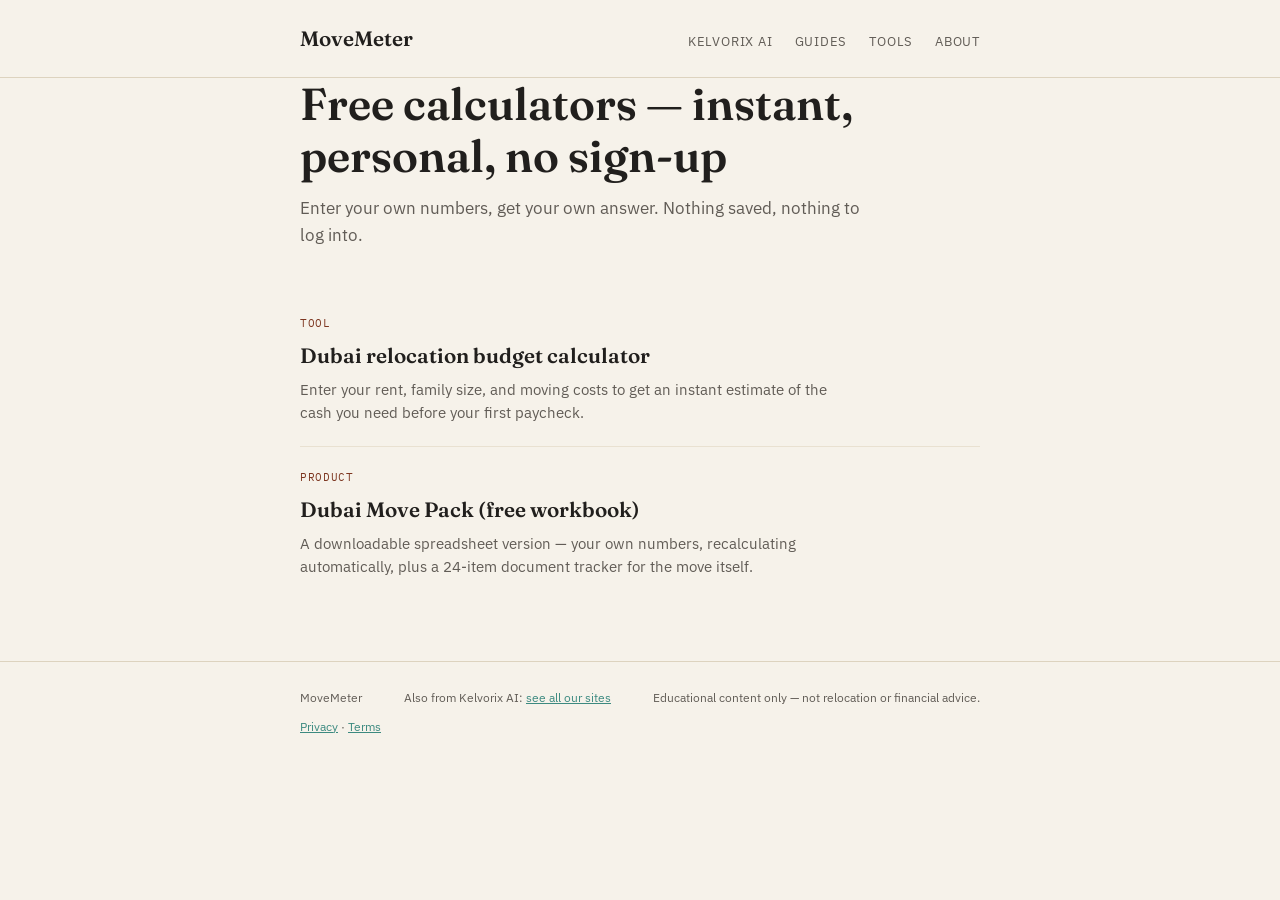
<file: tools/index.html>
<!doctype html>
<html lang="en">
<head>
<script async src="https://pagead2.googlesyndication.com/pagead/js/adsbygoogle.js?client=ca-pub-6051499531677717" crossorigin="anonymous"></script>
<meta charset="utf-8">
<meta name="viewport" content="width=device-width, initial-scale=1">
<title>Free Dubai Relocation Calculators & Tools | MoveMeter</title>
<meta name="description" content="Free calculators for Dubai relocation costs — full moving budget, instant, personal, no sign-up.">
<link rel="canonical" href="https://kelvorixai.github.io/movemeter/tools/">
<link rel="preconnect" href="https://fonts.googleapis.com">
<link rel="preconnect" href="https://fonts.gstatic.com" crossorigin>
<link href="https://fonts.googleapis.com/css2?family=Fraunces:opsz,wght@9..144,500;9..144,600&family=IBM+Plex+Sans:wght@400;500;600&family=IBM+Plex+Mono:wght@400;500&display=swap" rel="stylesheet">
<link rel="stylesheet" href="../style.css">
</head>
<body>

<header class="site">
  <div class="wrap">
    <a class="brand" href="../index.html">MoveMeter</a>
    <nav class="site">
      <a href="https://kelvorixai.github.io/">Kelvorix AI</a>
      <a href="../index.html">Guides</a>
      <a href="index.html">Tools</a>
      <a href="../about.html">About</a>
    </nav>
  </div>
</header>

<main class="wrap">
  <div class="hero">
    <h1>Free calculators — instant, personal, no sign-up</h1>
    <p>Enter your own numbers, get your own answer. Nothing saved, nothing to log into.</p>
  </div>

  <div class="post-list">
    <div class="post-card">
      <span class="tag">Tool</span>
      <a class="title" href="relocation-budget-calculator.html">Dubai relocation budget calculator</a>
      <p>Enter your rent, family size, and moving costs to get an instant estimate of the cash you need before your first paycheck.</p>
    </div>
    <div class="post-card">
      <span class="tag">Product</span>
      <a class="title" href="dubai-move-pack.html">Dubai Move Pack (free workbook)</a>
      <p>A downloadable spreadsheet version — your own numbers, recalculating automatically, plus a 24-item document tracker for the move itself.</p>
    </div>
  </div>
</main>

<footer class="site">
  <div class="wrap">
    <span>MoveMeter</span>
    <span>Also from Kelvorix AI: <a href="https://kelvorixai.github.io/">see all our sites</a></span>
    <span>Educational content only — not relocation or financial advice.</span>
    <span><a href="../privacy.html">Privacy</a> · <a href="../terms.html">Terms</a></span>
  </div>
</footer>

</body>
</html>
</file>
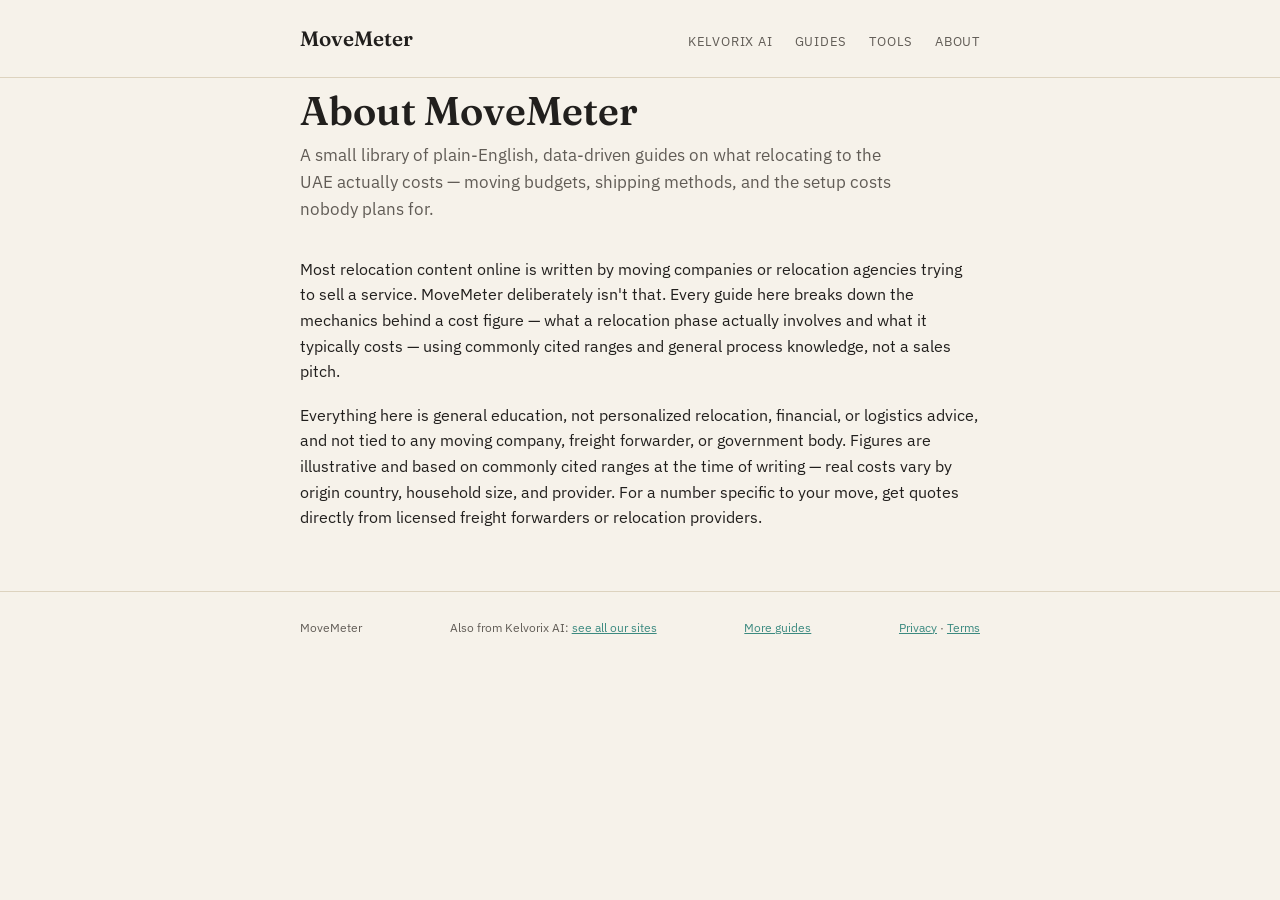
<file: about.html>
<!doctype html>
<html lang="en">
<head>
<script async src="https://pagead2.googlesyndication.com/pagead/js/adsbygoogle.js?client=ca-pub-6051499531677717" crossorigin="anonymous"></script>
<meta charset="utf-8">
<meta name="viewport" content="width=device-width, initial-scale=1">
<title>About | MoveMeter</title>
<meta name="description" content="What MoveMeter is and isn't — plain-English, data-driven breakdowns of what relocating to the UAE actually costs. No booking service, no affiliation.">
<link rel="canonical" href="https://kelvorixai.github.io/movemeter/about.html">
<link rel="preconnect" href="https://fonts.googleapis.com">
<link rel="preconnect" href="https://fonts.gstatic.com" crossorigin>
<link href="https://fonts.googleapis.com/css2?family=Fraunces:opsz,wght@9..144,500;9..144,600&family=IBM+Plex+Sans:wght@400;500;600&family=IBM+Plex+Mono:wght@400;500&display=swap" rel="stylesheet">
<link rel="stylesheet" href="style.css">
</head>
<body>

<header class="site">
  <div class="wrap">
    <a class="brand" href="index.html">MoveMeter</a>
    <nav class="site">
      <a href="https://kelvorixai.github.io/">Kelvorix AI</a>
      <a href="index.html">Guides</a>
      <a href="tools/index.html">Tools</a>
      <a href="about.html">About</a>
    </nav>
  </div>
</header>

<main class="wrap">
  <article class="post">
    <header class="meta">
      <h1>About MoveMeter</h1>
      <p class="dek">A small library of plain-English, data-driven guides on what relocating to the UAE actually costs — moving budgets, shipping methods, and the setup costs nobody plans for.</p>
    </header>
    <div class="content">
      <p>Most relocation content online is written by moving companies or relocation agencies trying to sell a service. MoveMeter deliberately isn't that. Every guide here breaks down the mechanics behind a cost figure — what a relocation phase actually involves and what it typically costs — using commonly cited ranges and general process knowledge, not a sales pitch.</p>
      <p>Everything here is general education, not personalized relocation, financial, or logistics advice, and not tied to any moving company, freight forwarder, or government body. Figures are illustrative and based on commonly cited ranges at the time of writing — real costs vary by origin country, household size, and provider. For a number specific to your move, get quotes directly from licensed freight forwarders or relocation providers.</p>
    </div>
  </article>
</main>

<footer class="site">
  <div class="wrap">
    <span>MoveMeter</span>
    <span>Also from Kelvorix AI: <a href="https://kelvorixai.github.io/">see all our sites</a></span>
    <span><a href="index.html">More guides</a></span>
    <span><a href="privacy.html">Privacy</a> · <a href="terms.html">Terms</a></span>
  </div>
</footer>

</body>
</html>
</file>
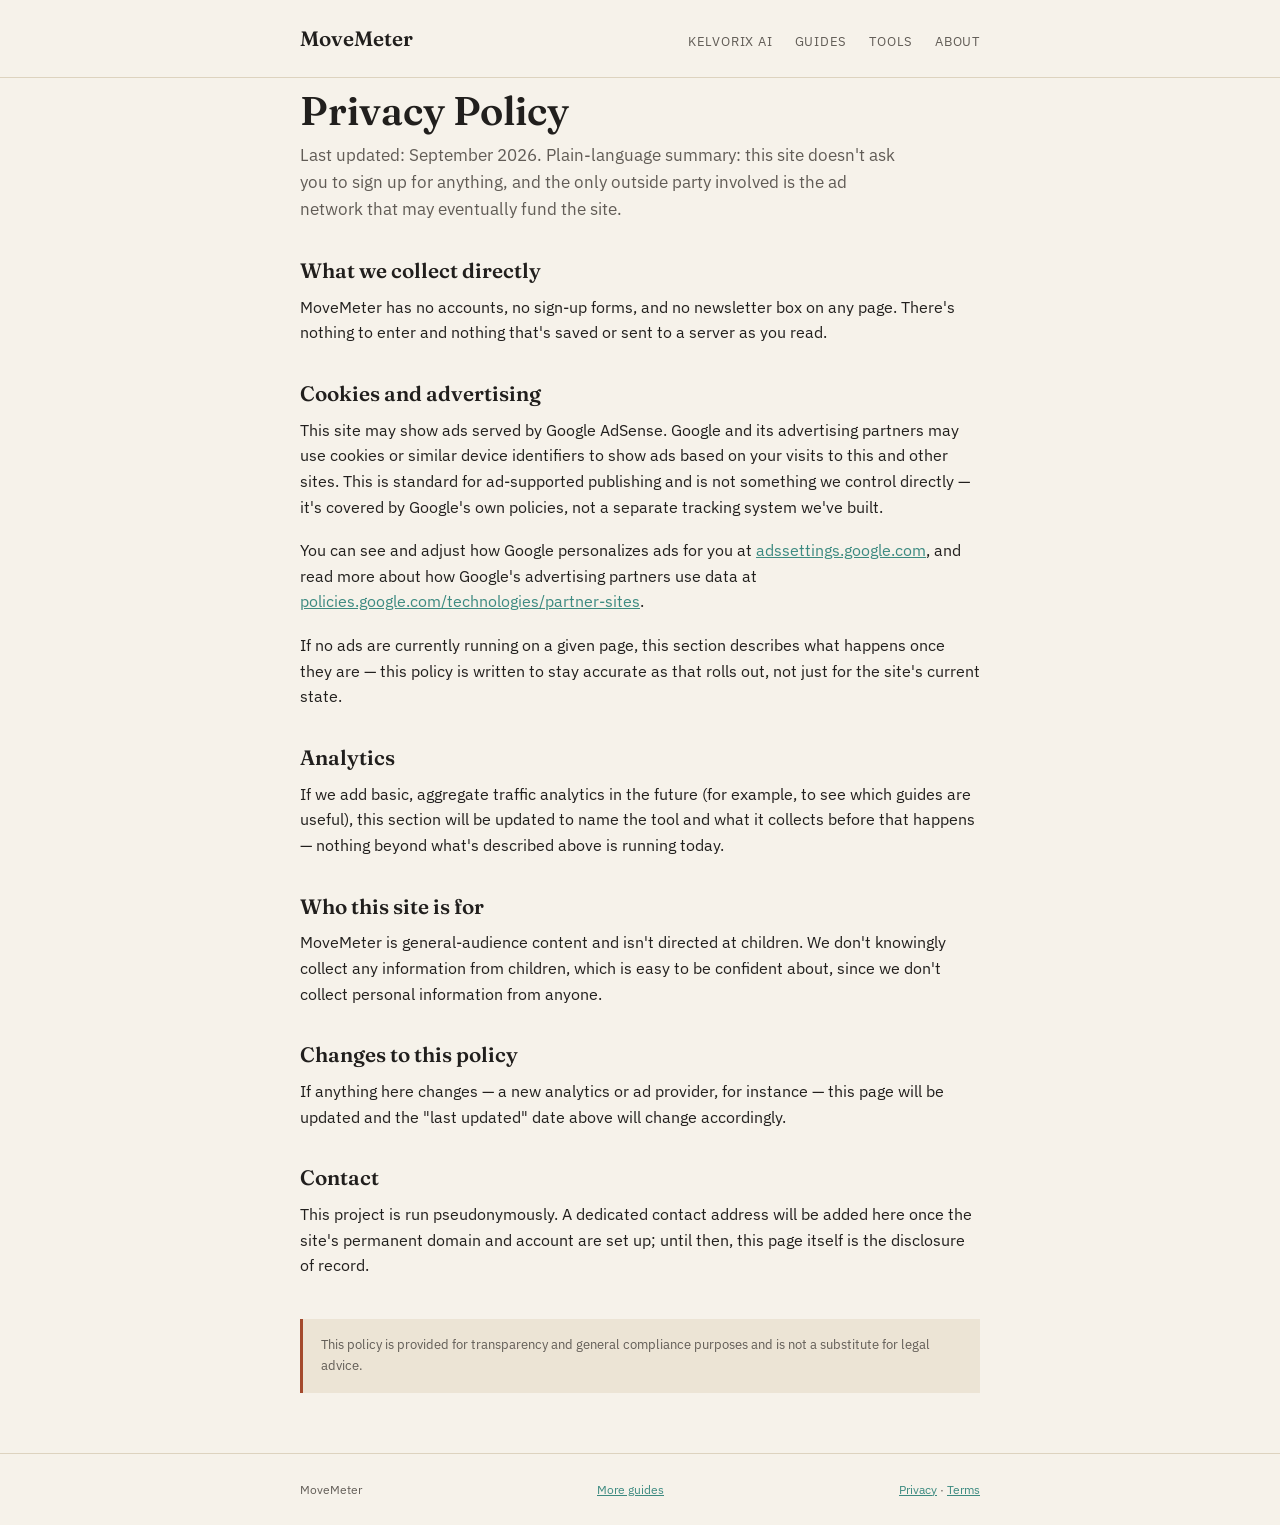
<file: privacy.html>
<!doctype html>
<html lang="en">
<head>
<script async src="https://pagead2.googlesyndication.com/pagead/js/adsbygoogle.js?client=ca-pub-6051499531677717" crossorigin="anonymous"></script>
<meta charset="utf-8">
<meta name="viewport" content="width=device-width, initial-scale=1">
<title>Privacy Policy | MoveMeter</title>
<meta name="description" content="What MoveMeter does and doesn't do with your data — no accounts, no sign-ups. How third-party ads use cookies, and how to opt out.">
<link rel="canonical" href="https://kelvorixai.github.io/movemeter/privacy.html">
<link rel="preconnect" href="https://fonts.googleapis.com">
<link rel="preconnect" href="https://fonts.gstatic.com" crossorigin>
<link href="https://fonts.googleapis.com/css2?family=Fraunces:opsz,wght@9..144,500;9..144,600&family=IBM+Plex+Sans:wght@400;500;600&family=IBM+Plex+Mono:wght@400;500&display=swap" rel="stylesheet">
<link rel="stylesheet" href="style.css">
</head>
<body>

<header class="site">
  <div class="wrap">
    <a class="brand" href="index.html">MoveMeter</a>
    <nav class="site">
      <a href="https://kelvorixai.github.io/">Kelvorix AI</a>
      <a href="index.html">Guides</a>
      <a href="tools/index.html">Tools</a>
      <a href="about.html">About</a>
    </nav>
  </div>
</header>

<main class="wrap">
  <article class="post">
    <header class="meta">
      <h1>Privacy Policy</h1>
      <p class="dek">Last updated: September 2026. Plain-language summary: this site doesn't ask you to sign up for anything, and the only outside party involved is the ad network that may eventually fund the site.</p>
    </header>
    <div class="content">
      <h2>What we collect directly</h2>
      <p>MoveMeter has no accounts, no sign-up forms, and no newsletter box on any page. There's nothing to enter and nothing that's saved or sent to a server as you read.</p>

      <h2>Cookies and advertising</h2>
      <p>This site may show ads served by Google AdSense. Google and its advertising partners may use cookies or similar device identifiers to show ads based on your visits to this and other sites. This is standard for ad-supported publishing and is not something we control directly — it's covered by Google's own policies, not a separate tracking system we've built.</p>
      <p>You can see and adjust how Google personalizes ads for you at <a href="https://adssettings.google.com" target="_blank" rel="noopener">adssettings.google.com</a>, and read more about how Google's advertising partners use data at <a href="https://policies.google.com/technologies/partner-sites" target="_blank" rel="noopener">policies.google.com/technologies/partner-sites</a>.</p>
      <p>If no ads are currently running on a given page, this section describes what happens once they are — this policy is written to stay accurate as that rolls out, not just for the site's current state.</p>

      <h2>Analytics</h2>
      <p>If we add basic, aggregate traffic analytics in the future (for example, to see which guides are useful), this section will be updated to name the tool and what it collects before that happens — nothing beyond what's described above is running today.</p>

      <h2>Who this site is for</h2>
      <p>MoveMeter is general-audience content and isn't directed at children. We don't knowingly collect any information from children, which is easy to be confident about, since we don't collect personal information from anyone.</p>

      <h2>Changes to this policy</h2>
      <p>If anything here changes — a new analytics or ad provider, for instance — this page will be updated and the "last updated" date above will change accordingly.</p>

      <h2>Contact</h2>
      <p>This project is run pseudonymously. A dedicated contact address will be added here once the site's permanent domain and account are set up; until then, this page itself is the disclosure of record.</p>

      <div class="disclaimer">This policy is provided for transparency and general compliance purposes and is not a substitute for legal advice.</div>
    </div>
  </article>
</main>

<footer class="site">
  <div class="wrap">
    <span>MoveMeter</span>
    <span><a href="index.html">More guides</a></span>
    <span><a href="privacy.html">Privacy</a> · <a href="terms.html">Terms</a></span>
  </div>
</footer>

</body>
</html>
</file>
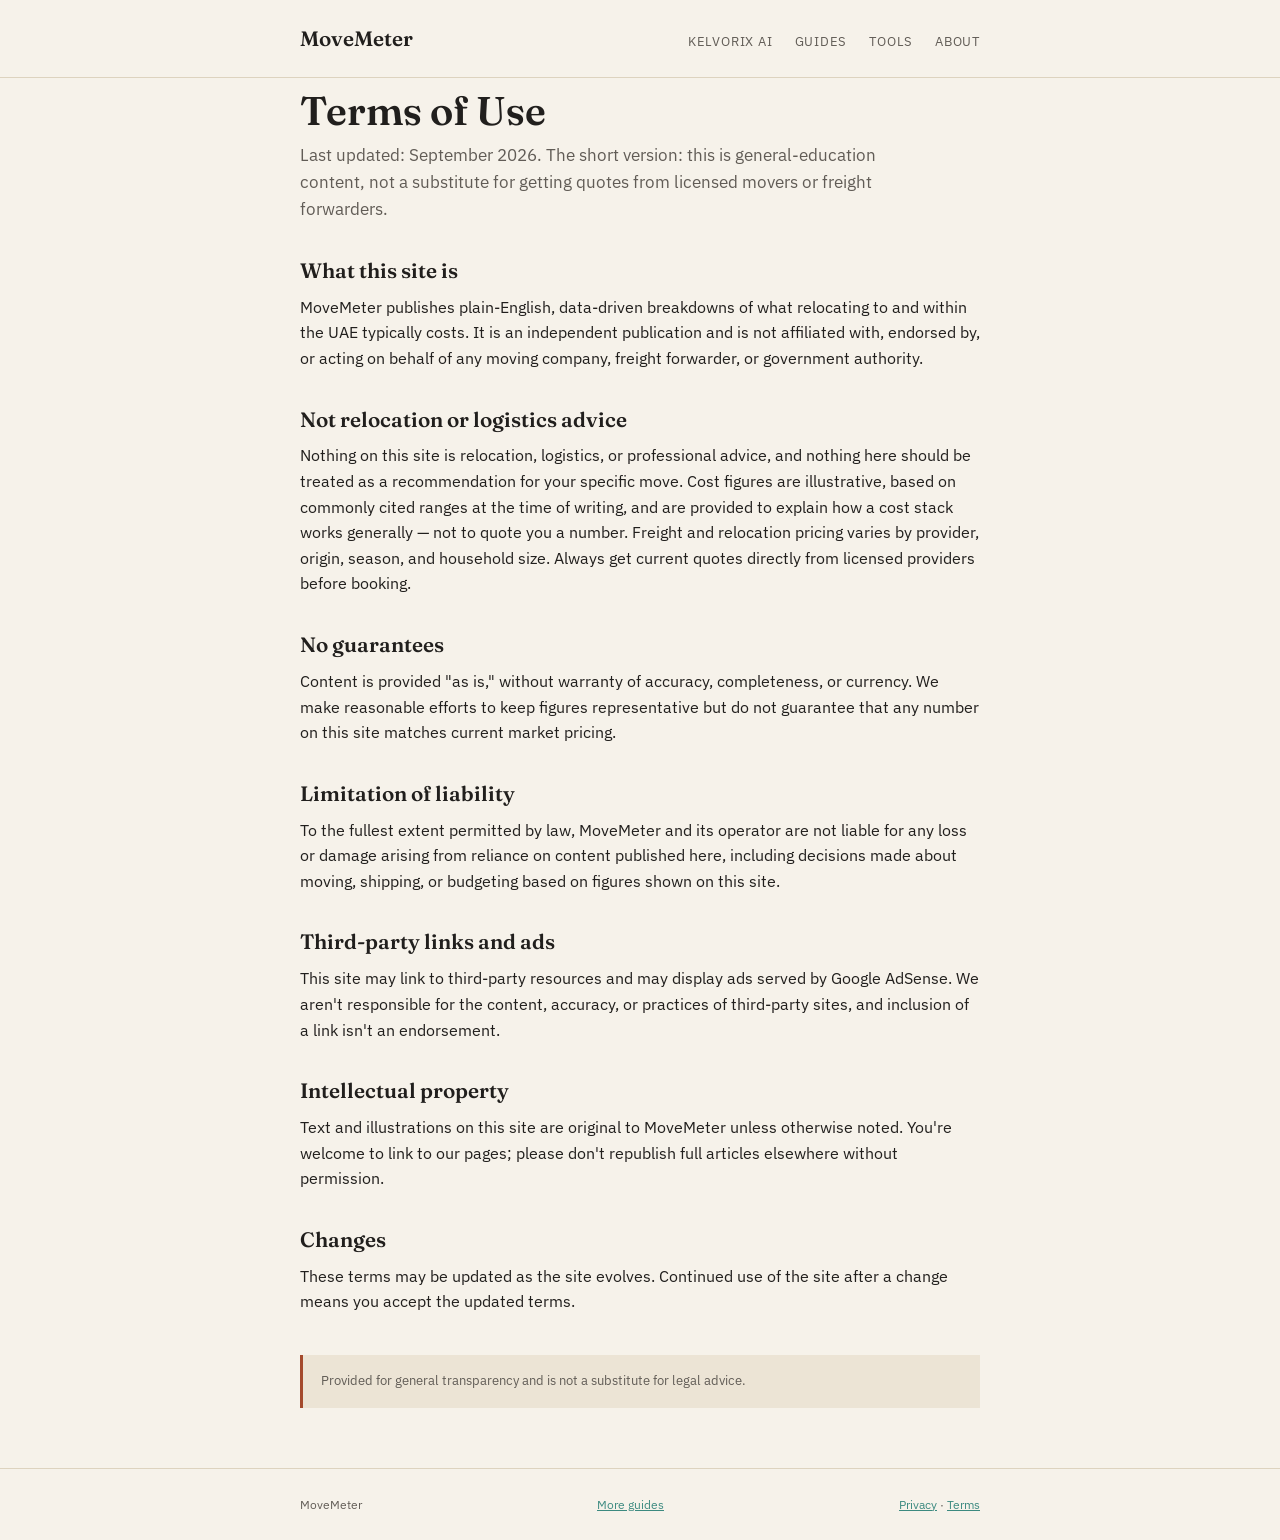
<file: terms.html>
<!doctype html>
<html lang="en">
<head>
<script async src="https://pagead2.googlesyndication.com/pagead/js/adsbygoogle.js?client=ca-pub-6051499531677717" crossorigin="anonymous"></script>
<meta charset="utf-8">
<meta name="viewport" content="width=device-width, initial-scale=1">
<title>Terms of Use | MoveMeter</title>
<meta name="description" content="Terms of use for MoveMeter — general-education content on UAE relocation and moving costs, not relocation or logistics advice.">
<link rel="canonical" href="https://kelvorixai.github.io/movemeter/terms.html">
<link rel="preconnect" href="https://fonts.googleapis.com">
<link rel="preconnect" href="https://fonts.gstatic.com" crossorigin>
<link href="https://fonts.googleapis.com/css2?family=Fraunces:opsz,wght@9..144,500;9..144,600&family=IBM+Plex+Sans:wght@400;500;600&family=IBM+Plex+Mono:wght@400;500&display=swap" rel="stylesheet">
<link rel="stylesheet" href="style.css">
</head>
<body>

<header class="site">
  <div class="wrap">
    <a class="brand" href="index.html">MoveMeter</a>
    <nav class="site">
      <a href="https://kelvorixai.github.io/">Kelvorix AI</a>
      <a href="index.html">Guides</a>
      <a href="tools/index.html">Tools</a>
      <a href="about.html">About</a>
    </nav>
  </div>
</header>

<main class="wrap">
  <article class="post">
    <header class="meta">
      <h1>Terms of Use</h1>
      <p class="dek">Last updated: September 2026. The short version: this is general-education content, not a substitute for getting quotes from licensed movers or freight forwarders.</p>
    </header>
    <div class="content">
      <h2>What this site is</h2>
      <p>MoveMeter publishes plain-English, data-driven breakdowns of what relocating to and within the UAE typically costs. It is an independent publication and is not affiliated with, endorsed by, or acting on behalf of any moving company, freight forwarder, or government authority.</p>

      <h2>Not relocation or logistics advice</h2>
      <p>Nothing on this site is relocation, logistics, or professional advice, and nothing here should be treated as a recommendation for your specific move. Cost figures are illustrative, based on commonly cited ranges at the time of writing, and are provided to explain how a cost stack works generally — not to quote you a number. Freight and relocation pricing varies by provider, origin, season, and household size. Always get current quotes directly from licensed providers before booking.</p>

      <h2>No guarantees</h2>
      <p>Content is provided "as is," without warranty of accuracy, completeness, or currency. We make reasonable efforts to keep figures representative but do not guarantee that any number on this site matches current market pricing.</p>

      <h2>Limitation of liability</h2>
      <p>To the fullest extent permitted by law, MoveMeter and its operator are not liable for any loss or damage arising from reliance on content published here, including decisions made about moving, shipping, or budgeting based on figures shown on this site.</p>

      <h2>Third-party links and ads</h2>
      <p>This site may link to third-party resources and may display ads served by Google AdSense. We aren't responsible for the content, accuracy, or practices of third-party sites, and inclusion of a link isn't an endorsement.</p>

      <h2>Intellectual property</h2>
      <p>Text and illustrations on this site are original to MoveMeter unless otherwise noted. You're welcome to link to our pages; please don't republish full articles elsewhere without permission.</p>

      <h2>Changes</h2>
      <p>These terms may be updated as the site evolves. Continued use of the site after a change means you accept the updated terms.</p>

      <div class="disclaimer">Provided for general transparency and is not a substitute for legal advice.</div>
    </div>
  </article>
</main>

<footer class="site">
  <div class="wrap">
    <span>MoveMeter</span>
    <span><a href="index.html">More guides</a></span>
    <span><a href="privacy.html">Privacy</a> · <a href="terms.html">Terms</a></span>
  </div>
</footer>

</body>
</html>
</file>
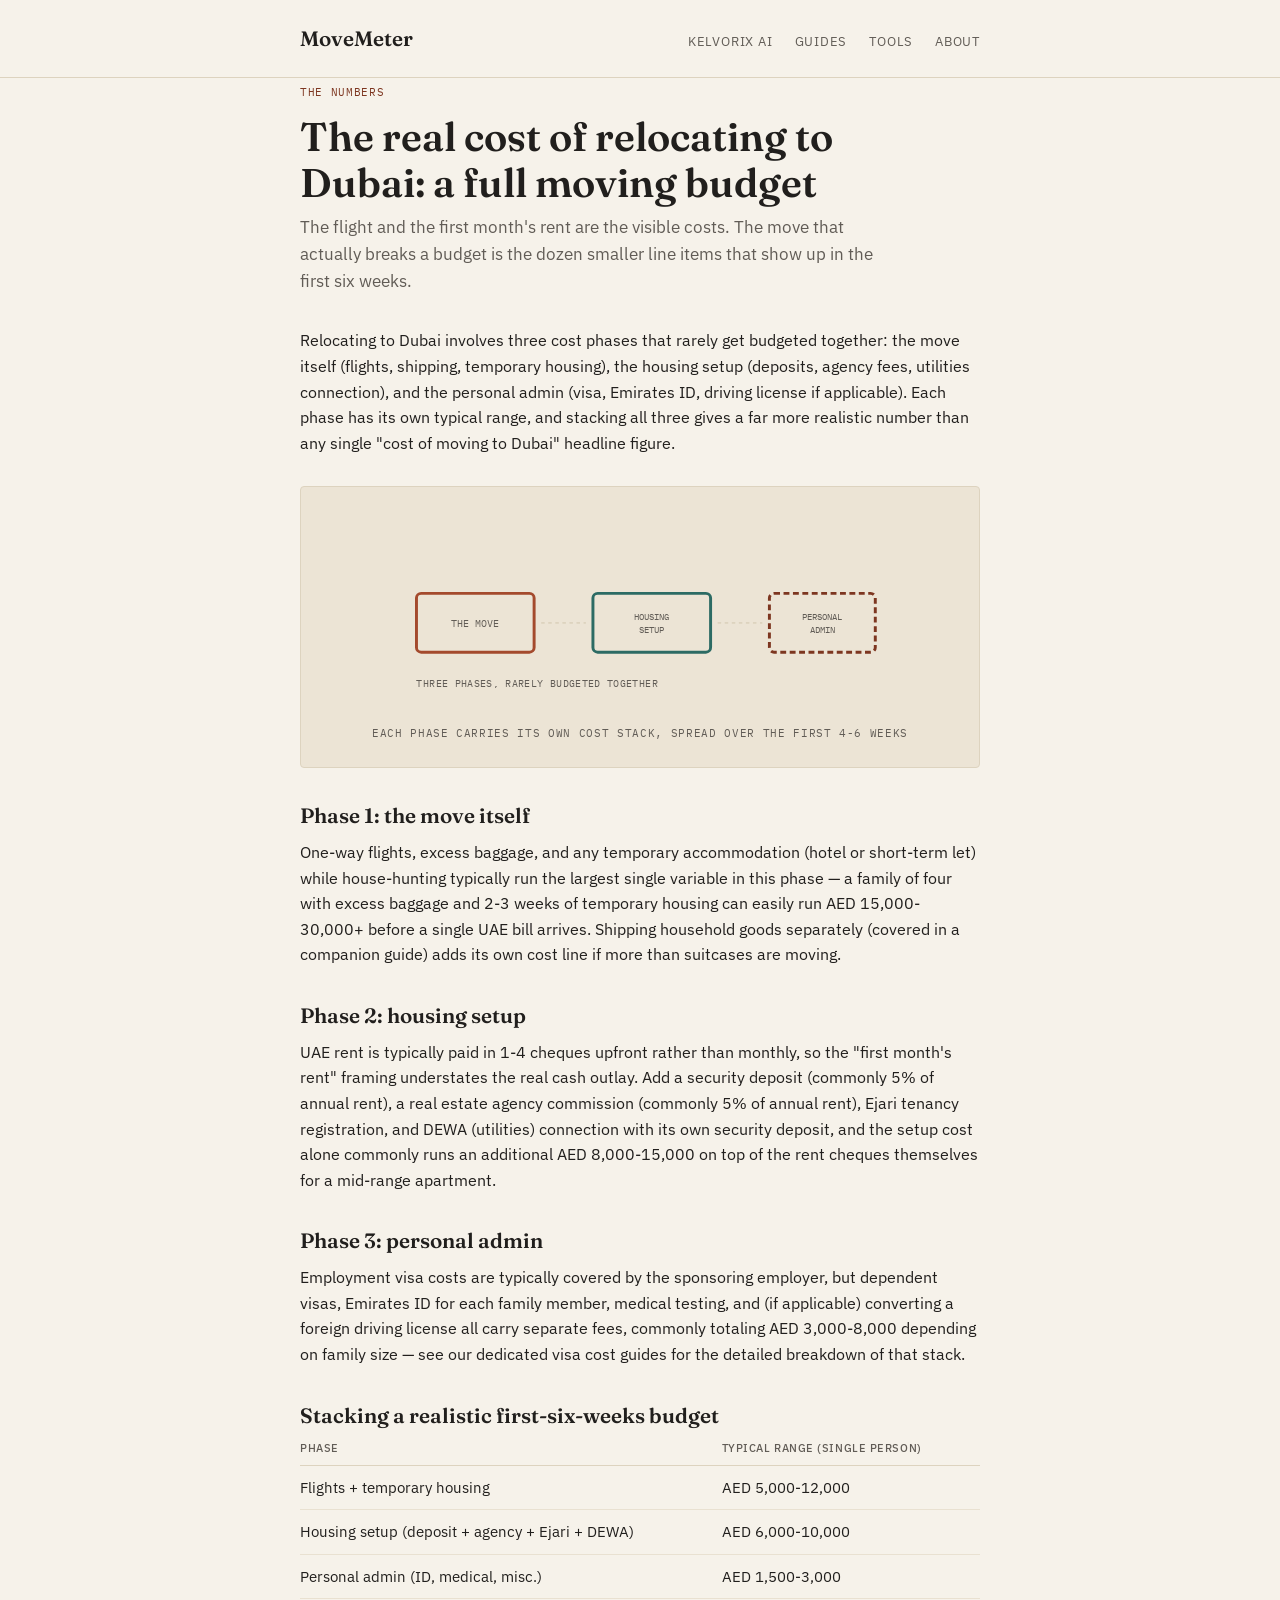
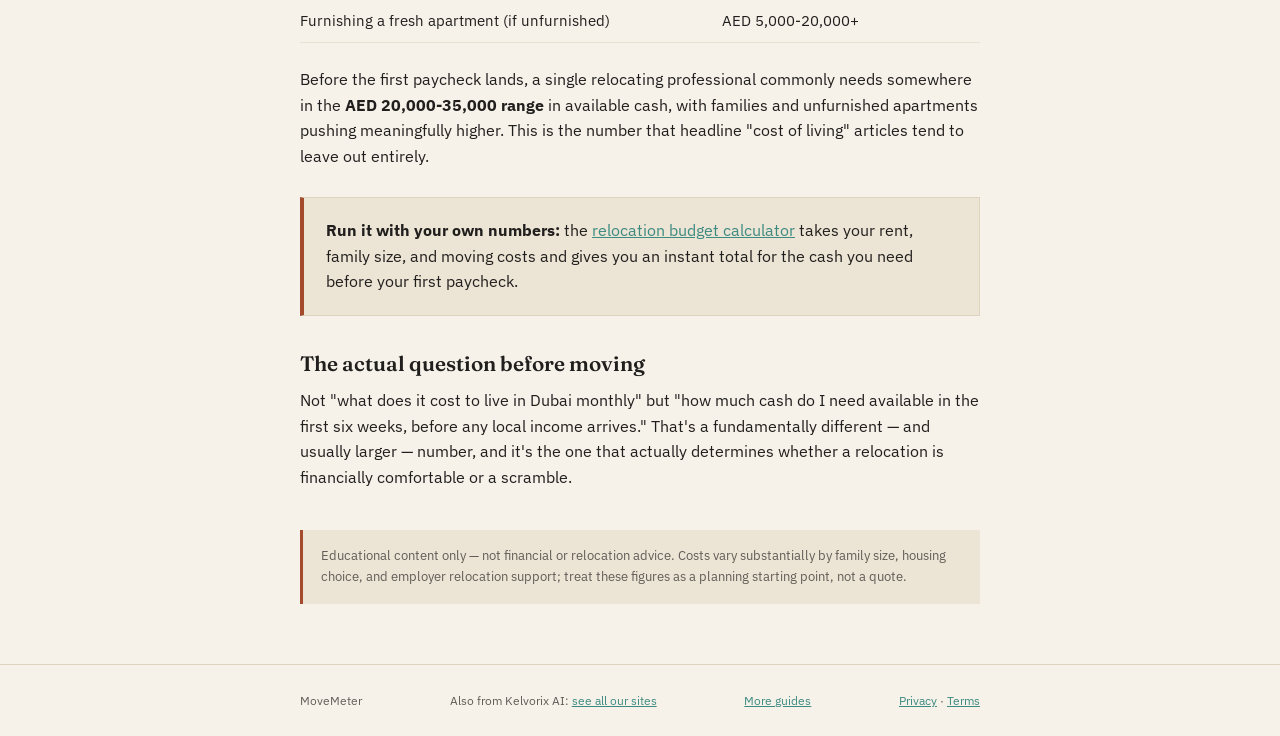
<file: articles/dubai-relocation-full-moving-budget.html>
<!doctype html>
<html lang="en">
<head>
<script async src="https://pagead2.googlesyndication.com/pagead/js/adsbygoogle.js?client=ca-pub-6051499531677717" crossorigin="anonymous"></script>
<meta charset="utf-8">
<meta name="viewport" content="width=device-width, initial-scale=1">
<title>The Real Cost of Relocating to Dubai: A Full Moving Budget | MoveMeter</title>
<meta name="description" content="Flights, shipping, deposits, and the setup costs nobody budgets for — a full line-by-line breakdown of what relocating to Dubai actually costs.">
<link rel="canonical" href="https://kelvorixai.github.io/movemeter/articles/dubai-relocation-full-moving-budget.html">
<meta property="og:title" content="The Real Cost of Relocating to Dubai: A Full Moving Budget">
<meta property="og:description" content="A line-by-line breakdown of what relocating to Dubai actually costs, beyond the flight and the first month's rent.">
<meta property="og:type" content="article">
<meta property="og:url" content="https://kelvorixai.github.io/movemeter/articles/dubai-relocation-full-moving-budget.html">
<link rel="preconnect" href="https://fonts.googleapis.com">
<link rel="preconnect" href="https://fonts.gstatic.com" crossorigin>
<link href="https://fonts.googleapis.com/css2?family=Fraunces:opsz,wght@9..144,500;9..144,600&family=IBM+Plex+Sans:wght@400;500;600&family=IBM+Plex+Mono:wght@400;500&display=swap" rel="stylesheet">
<link rel="stylesheet" href="../style.css">
<style>
.figure{margin:30px 0 36px;padding:24px;background:var(--paper-raised);border:1px solid var(--line);border-radius:4px;}
.figure svg{display:block;width:100%;height:auto;max-height:200px;}
.figure figcaption{margin-top:14px;font-family:"IBM Plex Mono",monospace;font-size:11px;text-transform:uppercase;letter-spacing:.06em;color:var(--ink-soft);text-align:center;}
</style>
</head>
<body>

<header class="site">
  <div class="wrap">
    <a class="brand" href="../index.html">MoveMeter</a>
    <nav class="site">
      <a href="https://kelvorixai.github.io/">Kelvorix AI</a>
      <a href="../index.html">Guides</a>
      <a href="../tools/index.html">Tools</a>
      <a href="../about.html">About</a>
    </nav>
  </div>
</header>

<main class="wrap">
  <article class="post">
    <header class="meta">
      <span class="tag">The Numbers</span>
      <h1>The real cost of relocating to Dubai: a full moving budget</h1>
      <p class="dek">The flight and the first month's rent are the visible costs. The move that actually breaks a budget is the dozen smaller line items that show up in the first six weeks.</p>
    </header>

    <div class="content">
      <p>Relocating to Dubai involves three cost phases that rarely get budgeted together: the move itself (flights, shipping, temporary housing), the housing setup (deposits, agency fees, utilities connection), and the personal admin (visa, Emirates ID, driving license if applicable). Each phase has its own typical range, and stacking all three gives a far more realistic number than any single "cost of moving to Dubai" headline figure.</p>

      <figure class="figure">
        <svg viewBox="0 0 420 170" role="img" aria-label="Illustration of three sequential cost phases: the move, housing setup, and personal admin">
          <rect x="20" y="70" width="100" height="50" rx="4" style="fill:none;stroke:var(--rust)" stroke-width="2.5"/>
          <text x="70" y="99" text-anchor="middle" font-family="IBM Plex Mono, monospace" font-size="8.5" style="fill:var(--ink-soft)">THE MOVE</text>
          <path d="M126 95 L164 95" style="fill:none;stroke:var(--line)" stroke-width="1.5" stroke-dasharray="3,3"/>
          <rect x="170" y="70" width="100" height="50" rx="4" style="fill:none;stroke:var(--teal)" stroke-width="2.5"/>
          <text x="220" y="93" text-anchor="middle" font-family="IBM Plex Mono, monospace" font-size="8" style="fill:var(--ink-soft)">HOUSING</text>
          <text x="220" y="104" text-anchor="middle" font-family="IBM Plex Mono, monospace" font-size="8" style="fill:var(--ink-soft)">SETUP</text>
          <path d="M276 95 L314 95" style="fill:none;stroke:var(--line)" stroke-width="1.5" stroke-dasharray="3,3"/>
          <rect x="320" y="70" width="90" height="50" rx="4" style="fill:none;stroke:var(--rust-strong)" stroke-width="2.5" stroke-dasharray="5,3"/>
          <text x="365" y="93" text-anchor="middle" font-family="IBM Plex Mono, monospace" font-size="8" style="fill:var(--ink-soft)">PERSONAL</text>
          <text x="365" y="104" text-anchor="middle" font-family="IBM Plex Mono, monospace" font-size="8" style="fill:var(--ink-soft)">ADMIN</text>
          <text x="20" y="150" font-family="IBM Plex Mono, monospace" font-size="8.5" style="fill:var(--ink-soft)" letter-spacing=".3">THREE PHASES, RARELY BUDGETED TOGETHER</text>
        </svg>
        <figcaption>Each phase carries its own cost stack, spread over the first 4-6 weeks</figcaption>
      </figure>

      <h2>Phase 1: the move itself</h2>
      <p>One-way flights, excess baggage, and any temporary accommodation (hotel or short-term let) while house-hunting typically run the largest single variable in this phase — a family of four with excess baggage and 2-3 weeks of temporary housing can easily run AED 15,000-30,000+ before a single UAE bill arrives. Shipping household goods separately (covered in a companion guide) adds its own cost line if more than suitcases are moving.</p>

      <h2>Phase 2: housing setup</h2>
      <p>UAE rent is typically paid in 1-4 cheques upfront rather than monthly, so the "first month's rent" framing understates the real cash outlay. Add a security deposit (commonly 5% of annual rent), a real estate agency commission (commonly 5% of annual rent), Ejari tenancy registration, and DEWA (utilities) connection with its own security deposit, and the setup cost alone commonly runs an additional AED 8,000-15,000 on top of the rent cheques themselves for a mid-range apartment.</p>

      <h2>Phase 3: personal admin</h2>
      <p>Employment visa costs are typically covered by the sponsoring employer, but dependent visas, Emirates ID for each family member, medical testing, and (if applicable) converting a foreign driving license all carry separate fees, commonly totaling AED 3,000-8,000 depending on family size — see our dedicated visa cost guides for the detailed breakdown of that stack.</p>

      <h2>Stacking a realistic first-six-weeks budget</h2>
      <table>
        <thead><tr><th>Phase</th><th>Typical range (single person)</th></tr></thead>
        <tbody>
          <tr><td>Flights + temporary housing</td><td>AED 5,000-12,000</td></tr>
          <tr><td>Housing setup (deposit + agency + Ejari + DEWA)</td><td>AED 6,000-10,000</td></tr>
          <tr><td>Personal admin (ID, medical, misc.)</td><td>AED 1,500-3,000</td></tr>
          <tr><td>Furnishing a fresh apartment (if unfurnished)</td><td>AED 5,000-20,000+</td></tr>
        </tbody>
      </table>
      <p>Before the first paycheck lands, a single relocating professional commonly needs somewhere in the <strong>AED 20,000-35,000 range</strong> in available cash, with families and unfurnished apartments pushing meaningfully higher. This is the number that headline "cost of living" articles tend to leave out entirely.</p>

      <div style="margin:28px 0; padding:20px 22px; border:1px solid var(--line); border-left:4px solid var(--rust); background:var(--paper-raised);"><strong>Run it with your own numbers:</strong> the <a href="../tools/relocation-budget-calculator.html">relocation budget calculator</a> takes your rent, family size, and moving costs and gives you an instant total for the cash you need before your first paycheck.</div>

      <h2>The actual question before moving</h2>
      <p>Not "what does it cost to live in Dubai monthly" but "how much cash do I need available in the first six weeks, before any local income arrives." That's a fundamentally different — and usually larger — number, and it's the one that actually determines whether a relocation is financially comfortable or a scramble.</p>

      <div class="disclaimer">Educational content only — not financial or relocation advice. Costs vary substantially by family size, housing choice, and employer relocation support; treat these figures as a planning starting point, not a quote.</div>
    </div>
  </article>
</main>

<footer class="site">
  <div class="wrap">
    <span>MoveMeter</span>
    <span>Also from Kelvorix AI: <a href="https://kelvorixai.github.io/">see all our sites</a></span>
    <span><a href="../index.html">More guides</a></span>
    <span><a href="../privacy.html">Privacy</a> · <a href="../terms.html">Terms</a></span>
  </div>
</footer>

</body>
</html>
</file>
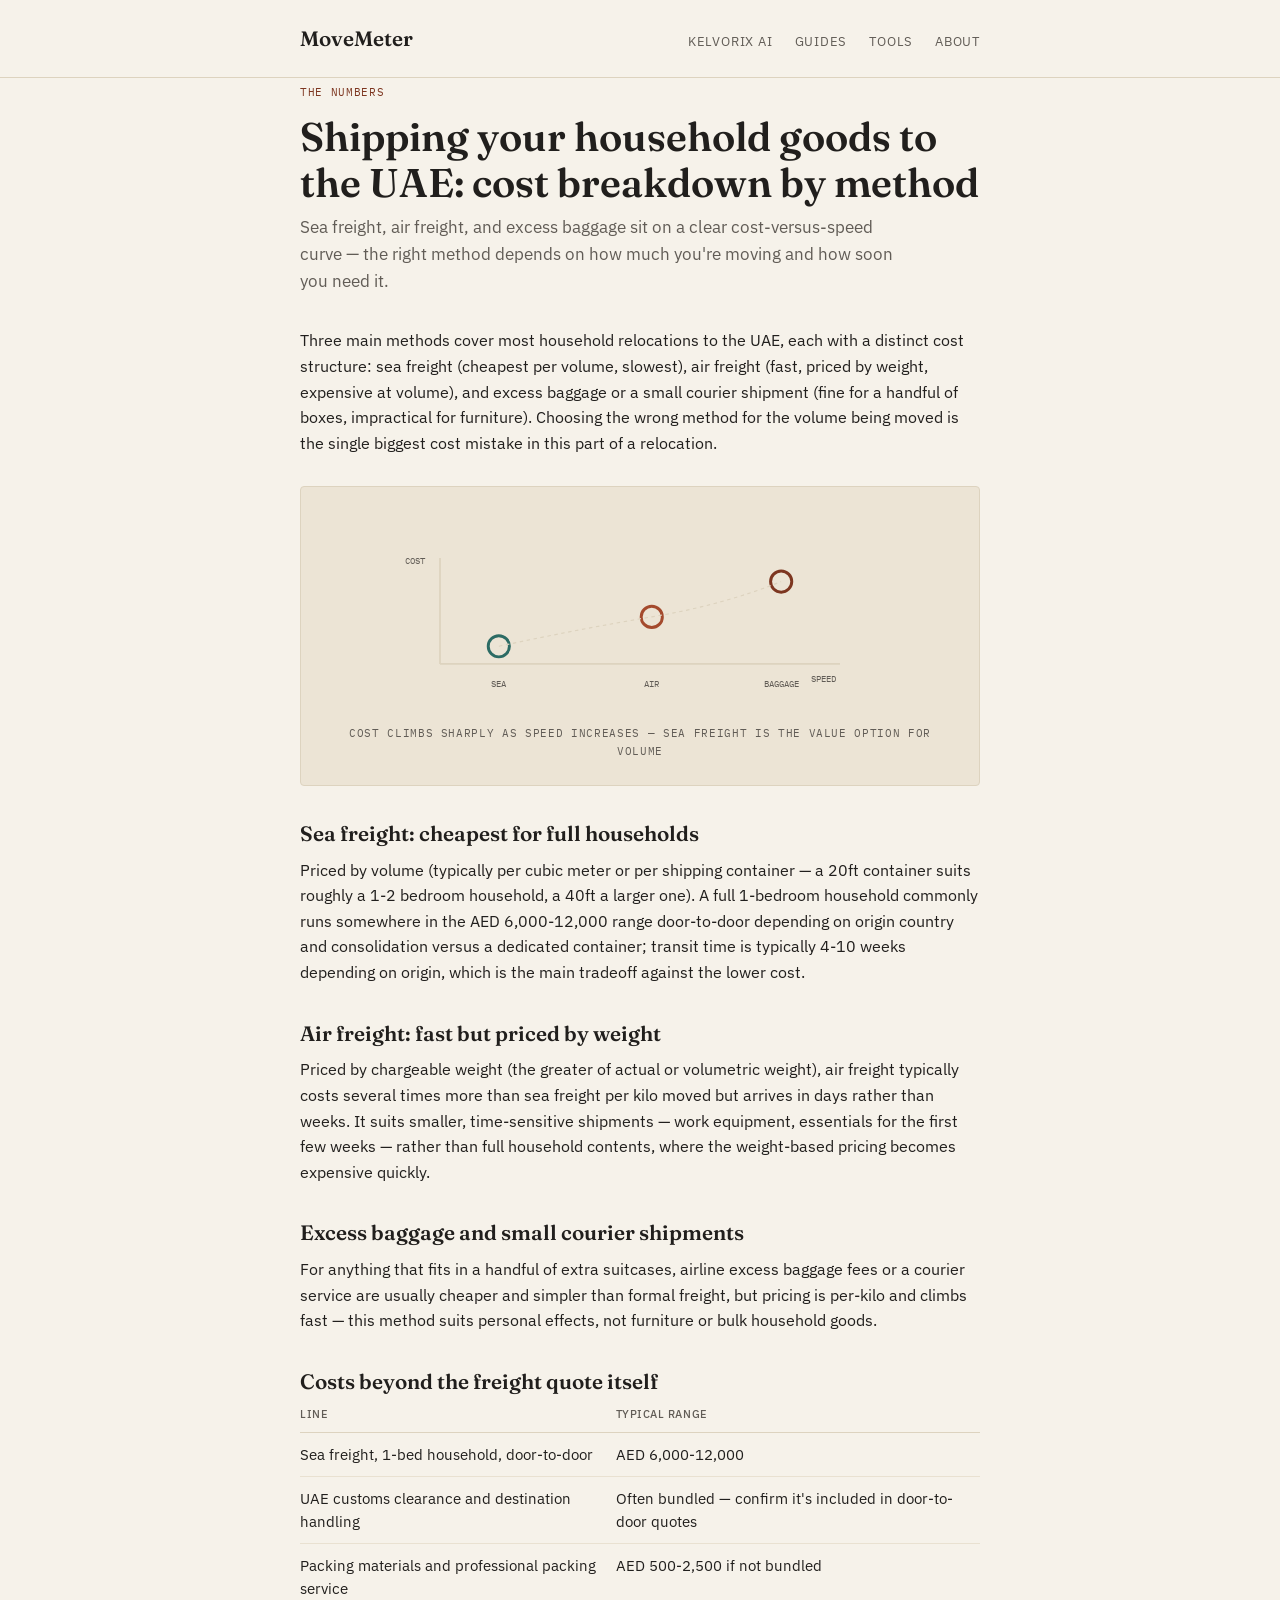
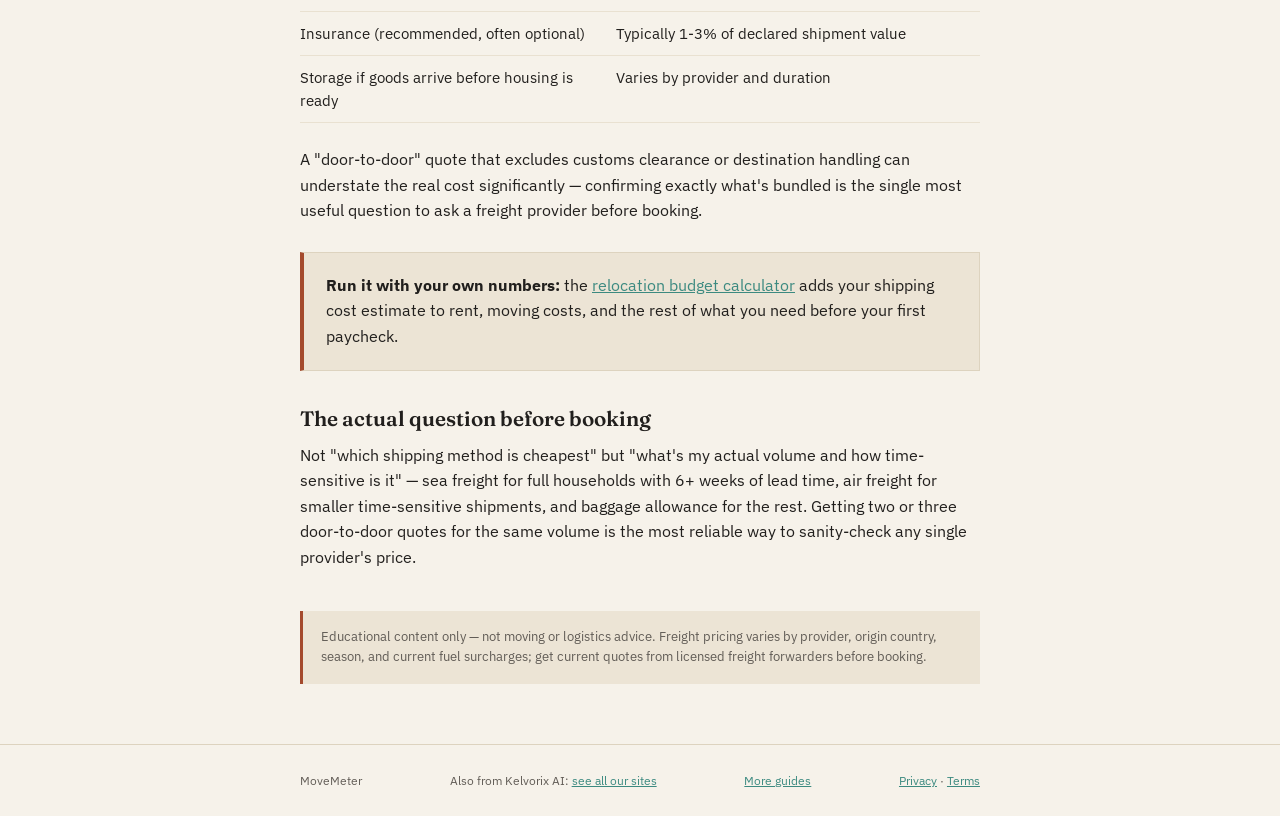
<file: articles/shipping-household-goods-uae-cost-by-method.html>
<!doctype html>
<html lang="en">
<head>
<script async src="https://pagead2.googlesyndication.com/pagead/js/adsbygoogle.js?client=ca-pub-6051499531677717" crossorigin="anonymous"></script>
<meta charset="utf-8">
<meta name="viewport" content="width=device-width, initial-scale=1">
<title>Shipping Household Goods to the UAE: Cost Breakdown by Method | MoveMeter</title>
<meta name="description" content="Sea freight, air freight, and baggage allowance compared — what it actually costs to ship household goods to the UAE, and which method fits which move.">
<link rel="canonical" href="https://kelvorixai.github.io/movemeter/articles/shipping-household-goods-uae-cost-by-method.html">
<meta property="og:title" content="Shipping Household Goods to the UAE: Cost Breakdown by Method">
<meta property="og:description" content="Sea freight vs air freight vs baggage — the real cost stack for shipping household goods to the UAE.">
<meta property="og:type" content="article">
<meta property="og:url" content="https://kelvorixai.github.io/movemeter/articles/shipping-household-goods-uae-cost-by-method.html">
<link rel="preconnect" href="https://fonts.googleapis.com">
<link rel="preconnect" href="https://fonts.gstatic.com" crossorigin>
<link href="https://fonts.googleapis.com/css2?family=Fraunces:opsz,wght@9..144,500;9..144,600&family=IBM+Plex+Sans:wght@400;500;600&family=IBM+Plex+Mono:wght@400;500&display=swap" rel="stylesheet">
<link rel="stylesheet" href="../style.css">
<style>
.figure{margin:30px 0 36px;padding:24px;background:var(--paper-raised);border:1px solid var(--line);border-radius:4px;}
.figure svg{display:block;width:100%;height:auto;max-height:200px;}
.figure figcaption{margin-top:14px;font-family:"IBM Plex Mono",monospace;font-size:11px;text-transform:uppercase;letter-spacing:.06em;color:var(--ink-soft);text-align:center;}
</style>
</head>
<body>

<header class="site">
  <div class="wrap">
    <a class="brand" href="../index.html">MoveMeter</a>
    <nav class="site">
      <a href="https://kelvorixai.github.io/">Kelvorix AI</a>
      <a href="../index.html">Guides</a>
      <a href="../tools/index.html">Tools</a>
      <a href="../about.html">About</a>
    </nav>
  </div>
</header>

<main class="wrap">
  <article class="post">
    <header class="meta">
      <span class="tag">The Numbers</span>
      <h1>Shipping your household goods to the UAE: cost breakdown by method</h1>
      <p class="dek">Sea freight, air freight, and excess baggage sit on a clear cost-versus-speed curve — the right method depends on how much you're moving and how soon you need it.</p>
    </header>

    <div class="content">
      <p>Three main methods cover most household relocations to the UAE, each with a distinct cost structure: sea freight (cheapest per volume, slowest), air freight (fast, priced by weight, expensive at volume), and excess baggage or a small courier shipment (fine for a handful of boxes, impractical for furniture). Choosing the wrong method for the volume being moved is the single biggest cost mistake in this part of a relocation.</p>

      <figure class="figure">
        <svg viewBox="0 0 420 170" role="img" aria-label="Illustration comparing sea freight, air freight, and baggage on a cost versus speed curve">
          <path d="M40 130 L380 130" style="fill:none;stroke:var(--line)" stroke-width="1.5"/>
          <path d="M40 130 L40 40" style="fill:none;stroke:var(--line)" stroke-width="1.5"/>
          <text x="10" y="45" font-family="IBM Plex Mono, monospace" font-size="7.5" style="fill:var(--ink-soft)">COST</text>
          <text x="355" y="145" font-family="IBM Plex Mono, monospace" font-size="7.5" style="fill:var(--ink-soft)">SPEED</text>
          <circle cx="90" cy="115" r="9" style="fill:none;stroke:var(--teal)" stroke-width="2.5"/>
          <text x="90" y="150" text-anchor="middle" font-family="IBM Plex Mono, monospace" font-size="8" style="fill:var(--ink-soft)">SEA</text>
          <circle cx="220" cy="90" r="9" style="fill:none;stroke:var(--rust)" stroke-width="2.5"/>
          <text x="220" y="150" text-anchor="middle" font-family="IBM Plex Mono, monospace" font-size="8" style="fill:var(--ink-soft)">AIR</text>
          <circle cx="330" cy="60" r="9" style="fill:none;stroke:var(--rust-strong)" stroke-width="2.5"/>
          <text x="330" y="150" text-anchor="middle" font-family="IBM Plex Mono, monospace" font-size="8" style="fill:var(--ink-soft)">BAGGAGE</text>
          <path d="M90 115 Q160 100 220 90 T330 60" style="fill:none;stroke:var(--line)" stroke-width="1" stroke-dasharray="3,3"/>
        </svg>
        <figcaption>Cost climbs sharply as speed increases — sea freight is the value option for volume</figcaption>
      </figure>

      <h2>Sea freight: cheapest for full households</h2>
      <p>Priced by volume (typically per cubic meter or per shipping container — a 20ft container suits roughly a 1-2 bedroom household, a 40ft a larger one). A full 1-bedroom household commonly runs somewhere in the AED 6,000-12,000 range door-to-door depending on origin country and consolidation versus a dedicated container; transit time is typically 4-10 weeks depending on origin, which is the main tradeoff against the lower cost.</p>

      <h2>Air freight: fast but priced by weight</h2>
      <p>Priced by chargeable weight (the greater of actual or volumetric weight), air freight typically costs several times more than sea freight per kilo moved but arrives in days rather than weeks. It suits smaller, time-sensitive shipments — work equipment, essentials for the first few weeks — rather than full household contents, where the weight-based pricing becomes expensive quickly.</p>

      <h2>Excess baggage and small courier shipments</h2>
      <p>For anything that fits in a handful of extra suitcases, airline excess baggage fees or a courier service are usually cheaper and simpler than formal freight, but pricing is per-kilo and climbs fast — this method suits personal effects, not furniture or bulk household goods.</p>

      <h2>Costs beyond the freight quote itself</h2>
      <table>
        <thead><tr><th>Line</th><th>Typical range</th></tr></thead>
        <tbody>
          <tr><td>Sea freight, 1-bed household, door-to-door</td><td>AED 6,000-12,000</td></tr>
          <tr><td>UAE customs clearance and destination handling</td><td>Often bundled — confirm it's included in door-to-door quotes</td></tr>
          <tr><td>Packing materials and professional packing service</td><td>AED 500-2,500 if not bundled</td></tr>
          <tr><td>Insurance (recommended, often optional)</td><td>Typically 1-3% of declared shipment value</td></tr>
          <tr><td>Storage if goods arrive before housing is ready</td><td>Varies by provider and duration</td></tr>
        </tbody>
      </table>
      <p>A "door-to-door" quote that excludes customs clearance or destination handling can understate the real cost significantly — confirming exactly what's bundled is the single most useful question to ask a freight provider before booking.</p>

      <div style="margin:28px 0; padding:20px 22px; border:1px solid var(--line); border-left:4px solid var(--rust); background:var(--paper-raised);"><strong>Run it with your own numbers:</strong> the <a href="../tools/relocation-budget-calculator.html">relocation budget calculator</a> adds your shipping cost estimate to rent, moving costs, and the rest of what you need before your first paycheck.</div>

      <h2>The actual question before booking</h2>
      <p>Not "which shipping method is cheapest" but "what's my actual volume and how time-sensitive is it" — sea freight for full households with 6+ weeks of lead time, air freight for smaller time-sensitive shipments, and baggage allowance for the rest. Getting two or three door-to-door quotes for the same volume is the most reliable way to sanity-check any single provider's price.</p>

      <div class="disclaimer">Educational content only — not moving or logistics advice. Freight pricing varies by provider, origin country, season, and current fuel surcharges; get current quotes from licensed freight forwarders before booking.</div>
    </div>
  </article>
</main>

<footer class="site">
  <div class="wrap">
    <span>MoveMeter</span>
    <span>Also from Kelvorix AI: <a href="https://kelvorixai.github.io/">see all our sites</a></span>
    <span><a href="../index.html">More guides</a></span>
    <span><a href="../privacy.html">Privacy</a> · <a href="../terms.html">Terms</a></span>
  </div>
</footer>

</body>
</html>
</file>
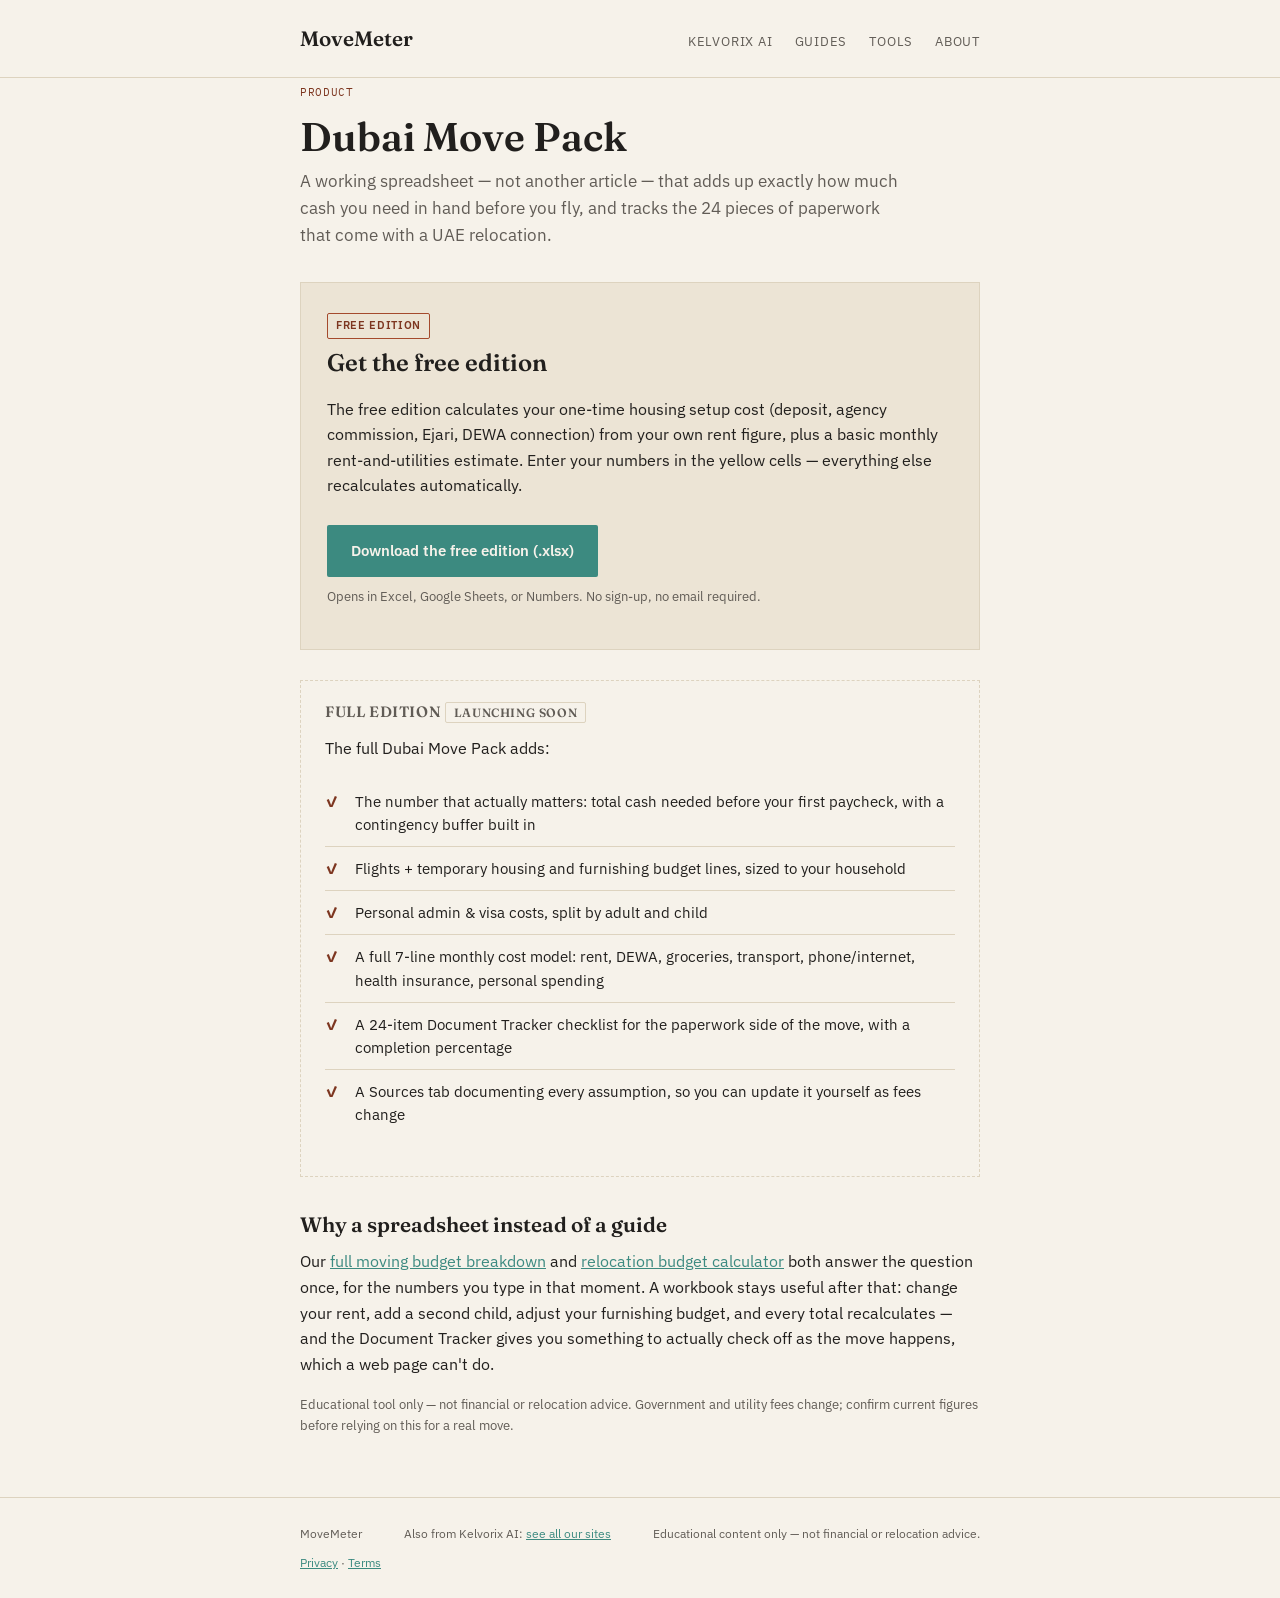
<file: tools/dubai-move-pack.html>
<!doctype html>
<html lang="en">
<head>
<script async src="https://pagead2.googlesyndication.com/pagead/js/adsbygoogle.js?client=ca-pub-6051499531677717" crossorigin="anonymous"></script>
<meta charset="utf-8">
<meta name="viewport" content="width=device-width, initial-scale=1">
<title>Dubai Move Pack — Free Relocation Budget Workbook | MoveMeter</title>
<meta name="description" content="A free downloadable spreadsheet that works out exactly how much cash you need before relocating to Dubai — housing setup, admin costs, and a monthly budget, all in one workbook.">
<link rel="canonical" href="https://kelvorixai.github.io/movemeter/tools/dubai-move-pack.html">
<meta property="og:title" content="Dubai Move Pack — Free Relocation Budget Workbook">
<meta property="og:description" content="A free spreadsheet that works out exactly how much cash you need before relocating to Dubai.">
<meta property="og:type" content="website">
<link rel="preconnect" href="https://fonts.googleapis.com">
<link rel="preconnect" href="https://fonts.gstatic.com" crossorigin>
<link href="https://fonts.googleapis.com/css2?family=Fraunces:opsz,wght@9..144,500;9..144,600;9..144,700&family=IBM+Plex+Sans:wght@400;500;600&family=IBM+Plex+Mono:wght@400;500&display=swap" rel="stylesheet">
<link rel="stylesheet" href="../style.css">
<style>
  .product-box{ border:1px solid var(--line); padding:28px 26px; margin-top:28px; background:var(--paper-raised); }
  .product-box h2{ margin-top:0; }
  .feature-list{ list-style:none; padding:0; margin:18px 0; }
  .feature-list li{ padding:10px 0 10px 30px; position:relative; border-bottom:1px solid var(--line); font-size:14.5px; }
  .feature-list li:last-child{ border-bottom:none; }
  .feature-list li::before{ content:"✓"; position:absolute; left:0; color:var(--rust-strong); font-weight:700; }
  .download-btn{
    display:inline-block; font: inherit; font-size:15px; font-weight:600; background:var(--teal-soft); color:var(--paper);
    border:none; padding:14px 24px; border-radius:2px; cursor:pointer; text-decoration:none; margin-top:10px;
  }
  .download-btn:hover{ background:var(--teal); }
  .tag-free{ display:inline-block; font-size:11px; text-transform:uppercase; letter-spacing:.06em; font-weight:600; color:var(--rust-strong); border:1px solid var(--rust); border-radius:2px; padding:3px 8px; margin-bottom:10px; }
  .full-edition{ margin-top:30px; padding:22px 24px; border:1px dashed var(--line); background:var(--paper); }
  .full-edition h3{ margin-top:0; font-size:15px; text-transform:uppercase; letter-spacing:.04em; color:var(--ink-soft); }
  .coming-soon{ font-size:12px; text-transform:uppercase; letter-spacing:.05em; color:var(--ink-soft); border:1px solid var(--line); border-radius:2px; padding:2px 8px; }
  .formula-note{ font-size:13px; color:var(--ink-soft); margin-top:10px; }
</style>
</head>
<body>

<header class="site">
  <div class="wrap">
    <a class="brand" href="../index.html">MoveMeter</a>
    <nav class="site">
      <a href="https://kelvorixai.github.io/">Kelvorix AI</a>
      <a href="../index.html">Guides</a>
      <a href="index.html">Tools</a>
      <a href="../about.html">About</a>
    </nav>
  </div>
</header>

<main class="wrap">
  <article class="post">
    <header class="meta">
      <span class="tag">Product</span>
      <h1>Dubai Move Pack</h1>
      <p class="dek">A working spreadsheet — not another article — that adds up exactly how much cash you need in hand before you fly, and tracks the 24 pieces of paperwork that come with a UAE relocation.</p>
    </header>

    <div class="product-box">
      <span class="tag-free">Free edition</span>
      <h2>Get the free edition</h2>
      <p>The free edition calculates your one-time housing setup cost (deposit, agency commission, Ejari, DEWA connection) from your own rent figure, plus a basic monthly rent-and-utilities estimate. Enter your numbers in the yellow cells — everything else recalculates automatically.</p>
      <a class="download-btn" href="[data-uri]" download="Dubai_Move_Pack_FREE.xlsx">Download the free edition (.xlsx)</a>
      <p class="formula-note">Opens in Excel, Google Sheets, or Numbers. No sign-up, no email required.</p>
    </div>

    <div class="full-edition">
      <h3>Full edition <span class="coming-soon">Launching soon</span></h3>
      <p>The full Dubai Move Pack adds:</p>
      <ul class="feature-list">
        <li>The number that actually matters: total cash needed before your first paycheck, with a contingency buffer built in</li>
        <li>Flights + temporary housing and furnishing budget lines, sized to your household</li>
        <li>Personal admin &amp; visa costs, split by adult and child</li>
        <li>A full 7-line monthly cost model: rent, DEWA, groceries, transport, phone/internet, health insurance, personal spending</li>
        <li>A 24-item Document Tracker checklist for the paperwork side of the move, with a completion percentage</li>
        <li>A Sources tab documenting every assumption, so you can update it yourself as fees change</li>
      </ul>
    </div>

    <div class="content" style="margin-top:36px;">
      <h2>Why a spreadsheet instead of a guide</h2>
      <p>Our <a href="../articles/dubai-relocation-full-moving-budget.html">full moving budget breakdown</a> and <a href="relocation-budget-calculator.html">relocation budget calculator</a> both answer the question once, for the numbers you type in that moment. A workbook stays useful after that: change your rent, add a second child, adjust your furnishing budget, and every total recalculates — and the Document Tracker gives you something to actually check off as the move happens, which a web page can't do.</p>
      <p class="formula-note">Educational tool only — not financial or relocation advice. Government and utility fees change; confirm current figures before relying on this for a real move.</p>
    </div>
  </article>
</main>

<footer class="site">
  <div class="wrap">
    <span>MoveMeter</span>
    <span>Also from Kelvorix AI: <a href="https://kelvorixai.github.io/">see all our sites</a></span>
    <span>Educational content only — not financial or relocation advice.</span>
    <span><a href="../privacy.html">Privacy</a> · <a href="../terms.html">Terms</a></span>
  </div>
</footer>

</body>
</html>
</file>
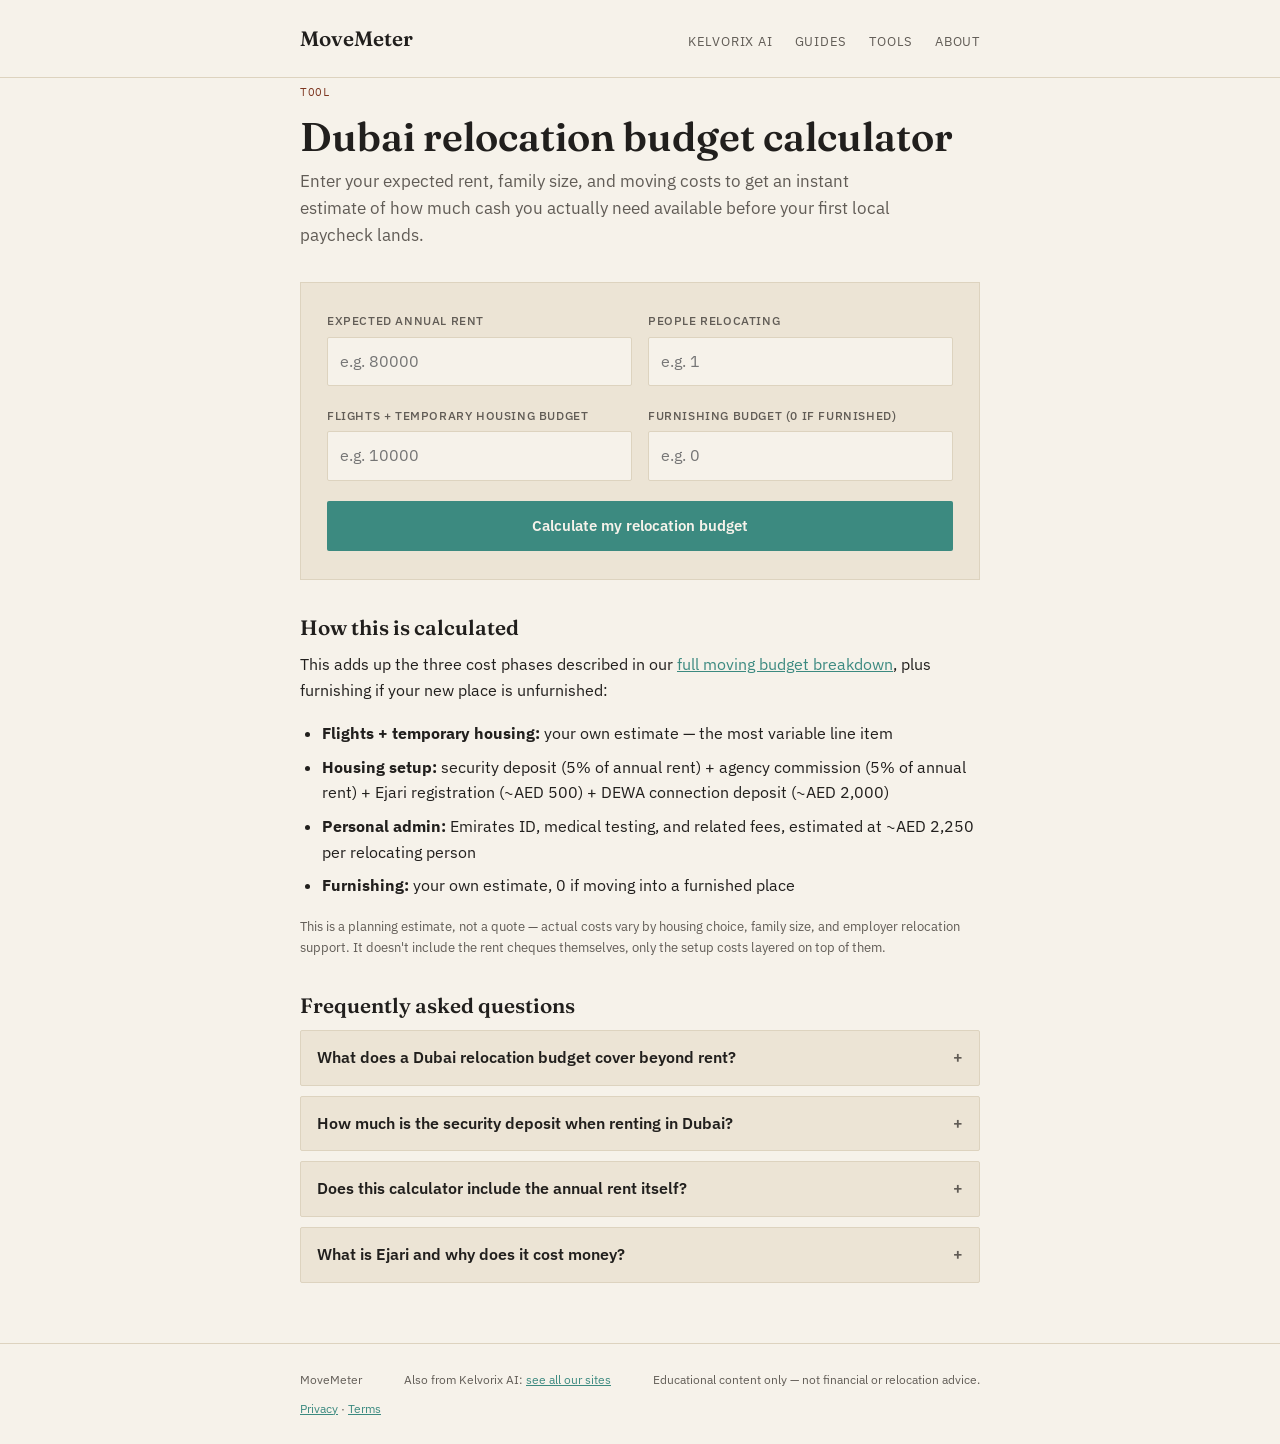
<file: tools/relocation-budget-calculator.html>
<!doctype html>
<html lang="en">
<head>
<script async src="https://pagead2.googlesyndication.com/pagead/js/adsbygoogle.js?client=ca-pub-6051499531677717" crossorigin="anonymous"></script>
<meta charset="utf-8">
<meta name="viewport" content="width=device-width, initial-scale=1">
<title>Dubai Relocation Budget Calculator | MoveMeter</title>
<meta name="description" content="Free Dubai relocation budget calculator. Enter your rent, family size, and moving costs for an instant estimate of the cash you need before your first paycheck.">
<link rel="canonical" href="https://kelvorixai.github.io/movemeter/tools/relocation-budget-calculator.html">
<meta property="og:title" content="Dubai Relocation Budget Calculator">
<meta property="og:description" content="Enter your rent, family size, and moving costs to see how much cash you actually need before your first paycheck lands.">
<meta property="og:type" content="website">
<link rel="preconnect" href="https://fonts.googleapis.com">
<link rel="preconnect" href="https://fonts.gstatic.com" crossorigin>
<link href="https://fonts.googleapis.com/css2?family=Fraunces:opsz,wght@9..144,500;9..144,600;9..144,700&family=IBM+Plex+Sans:wght@400;500;600&family=IBM+Plex+Mono:wght@400;500&display=swap" rel="stylesheet">
<link rel="stylesheet" href="../style.css">
<style>
  .calc{ border:1px solid var(--line); padding:28px 26px; margin-top:28px; background:var(--paper-raised); }
  .field{ display:flex; flex-direction:column; gap:6px; margin-bottom:20px; }
  .field label{ font-size:12px; text-transform:uppercase; letter-spacing:.05em; color:var(--ink-soft); font-weight:500; }
  .field input{
    font: inherit; font-size:16px; padding:11px 12px; border:1px solid var(--line);
    background:var(--paper); color:var(--ink); border-radius:2px; width:100%;
  }
  .field-row{ display:grid; grid-template-columns:1fr 1fr; gap:16px; }
  @media (max-width:480px){ .field-row{ grid-template-columns:1fr; } }
  button.calc-btn{
    font: inherit; font-size:15px; font-weight:600; background:var(--teal-soft); color:var(--paper);
    border:none; padding:13px 22px; border-radius:2px; cursor:pointer; width:100%;
  }
  button.calc-btn:hover{ background:var(--teal); }
  .result{ margin-top:26px; padding:22px 24px; border:1px solid var(--rust); border-left:4px solid var(--rust); background:var(--paper); display:none; }
  .result.show{ display:block; }
  .result .amount{ font-family:"Fraunces", serif; font-size:2.4rem; font-weight:700; color:var(--rust-strong); font-variant-numeric:tabular-nums; }
  .result .amount span{ font-size:1.1rem; font-family:"IBM Plex Sans", sans-serif; font-weight:500; color:var(--ink-soft); }
  .result .breakdown{ margin-top:14px; font-size:13.5px; color:var(--ink-soft); font-family:"IBM Plex Mono", monospace; line-height:1.8; }
  .share-btn{
    margin-top:16px; font: inherit; font-size:13px; background:none; color:var(--teal-soft);
    border:1px solid var(--teal-soft); padding:8px 14px; border-radius:2px; cursor:pointer;
  }
  .share-btn:hover{ background:var(--teal-soft); color:var(--paper); }
  .formula-note{ font-size:13px; color:var(--ink-soft); margin-top:10px; }
  .faq{ margin-top:36px; }
  .faq details{ border:1px solid var(--line); border-radius:2px; padding:14px 16px; margin-bottom:10px; background:var(--paper-raised); }
  .faq summary{ cursor:pointer; font-weight:600; list-style:none; }
  .faq summary::-webkit-details-marker{ display:none; }
  .faq summary::after{ content:"+"; float:right; color:var(--ink-soft); }
  .faq details[open] summary::after{ content:"\2013"; }
  .faq p{ margin-top:10px; font-size:14.5px; color:var(--ink-soft); }
</style>
<script type="application/ld+json">
{
  "@context": "https://schema.org",
  "@type": "FAQPage",
  "mainEntity": [
    {
      "@type": "Question",
      "name": "What does a Dubai relocation budget cover beyond rent?",
      "acceptedAnswer": {
        "@type": "Answer",
        "text": "Housing setup costs (security deposit at 5% of annual rent, agency commission at 5%, Ejari registration ~AED 500, DEWA connection deposit ~AED 2,000), personal admin per person (~AED 2,250 for Emirates ID and medical testing), your flights and temporary housing budget, and furnishing if your new place isn't furnished."
      }
    },
    {
      "@type": "Question",
      "name": "How much is the security deposit when renting in Dubai?",
      "acceptedAnswer": {
        "@type": "Answer",
        "text": "Typically 5% of the annual rent, refundable at the end of the tenancy subject to any deductions for damage."
      }
    },
    {
      "@type": "Question",
      "name": "Does this calculator include the annual rent itself?",
      "acceptedAnswer": {
        "@type": "Answer",
        "text": "No — it only covers the one-time setup costs layered on top of the rent cheques: the deposit, agency fee, registration, personal admin, and furnishing."
      }
    },
    {
      "@type": "Question",
      "name": "What is Ejari and why does it cost money?",
      "acceptedAnswer": {
        "@type": "Answer",
        "text": "Ejari is Dubai's mandatory tenancy contract registration system. Registering it typically costs around AED 500 and is required before you can get DEWA (utilities) connected."
      }
    }
  ]
}
</script>
<script type="application/ld+json">
{
  "@context": "https://schema.org",
  "@type": "WebApplication",
  "name": "Dubai Relocation Budget Calculator",
  "url": "https://kelvorixai.github.io/movemeter/tools/relocation-budget-calculator.html",
  "applicationCategory": "FinanceApplication",
  "operatingSystem": "Any",
  "offers": {
    "@type": "Offer",
    "price": "0",
    "priceCurrency": "AED"
  },
  "description": "Free calculator that estimates the cash needed to relocate to Dubai before your first paycheck, covering housing setup, personal admin, flights, and furnishing."
}
</script>
</head>
<body>

<header class="site">
  <div class="wrap">
    <a class="brand" href="../index.html">MoveMeter</a>
    <nav class="site">
      <a href="https://kelvorixai.github.io/">Kelvorix AI</a>
      <a href="../index.html">Guides</a>
      <a href="index.html">Tools</a>
      <a href="../about.html">About</a>
    </nav>
  </div>
</header>

<main class="wrap">
  <article class="post">
    <header class="meta">
      <span class="tag">Tool</span>
      <h1>Dubai relocation budget calculator</h1>
      <p class="dek">Enter your expected rent, family size, and moving costs to get an instant estimate of how much cash you actually need available before your first local paycheck lands.</p>
    </header>

    <div class="calc">
      <div class="field-row">
        <div class="field">
          <label for="rent">Expected annual rent</label>
          <input type="number" id="rent" inputmode="decimal" placeholder="e.g. 80000" min="0" step="any">
        </div>
        <div class="field">
          <label for="family">People relocating</label>
          <input type="number" id="family" inputmode="numeric" placeholder="e.g. 1" min="1" step="1">
        </div>
      </div>
      <div class="field-row">
        <div class="field">
          <label for="flights">Flights + temporary housing budget</label>
          <input type="number" id="flights" inputmode="decimal" placeholder="e.g. 10000" min="0" step="any">
        </div>
        <div class="field">
          <label for="furnishing">Furnishing budget (0 if furnished)</label>
          <input type="number" id="furnishing" inputmode="decimal" placeholder="e.g. 0" min="0" step="any">
        </div>
      </div>

      <button class="calc-btn" id="calcBtn" type="button">Calculate my relocation budget</button>

      <div class="result" id="result">
        <div class="amount"><span>Cash needed before first paycheck: </span><span id="amountValue">0</span></div>
        <div class="breakdown" id="breakdown"></div>
        <button class="share-btn" id="shareBtn" type="button">Copy result to share</button>
      </div>
    </div>

    <div class="content" style="margin-top:36px;">
      <h2>How this is calculated</h2>
      <p>This adds up the three cost phases described in our <a href="../articles/dubai-relocation-full-moving-budget.html">full moving budget breakdown</a>, plus furnishing if your new place is unfurnished:</p>
      <ul>
        <li><strong>Flights + temporary housing:</strong> your own estimate — the most variable line item</li>
        <li><strong>Housing setup:</strong> security deposit (5% of annual rent) + agency commission (5% of annual rent) + Ejari registration (~AED 500) + DEWA connection deposit (~AED 2,000)</li>
        <li><strong>Personal admin:</strong> Emirates ID, medical testing, and related fees, estimated at ~AED 2,250 per relocating person</li>
        <li><strong>Furnishing:</strong> your own estimate, 0 if moving into a furnished place</li>
      </ul>
      <p class="formula-note">This is a planning estimate, not a quote — actual costs vary by housing choice, family size, and employer relocation support. It doesn't include the rent cheques themselves, only the setup costs layered on top of them.</p>
    </div>

    <div class="content faq" style="margin-top:36px;">
      <h2>Frequently asked questions</h2>
      <details>
        <summary>What does a Dubai relocation budget cover beyond rent?</summary>
        <p>Housing setup costs (security deposit at 5% of annual rent, agency commission at 5%, Ejari registration ~AED 500, DEWA connection deposit ~AED 2,000), personal admin per person (~AED 2,250 for Emirates ID and medical testing), your flights and temporary housing budget, and furnishing if your new place isn't furnished.</p>
      </details>
      <details>
        <summary>How much is the security deposit when renting in Dubai?</summary>
        <p>Typically 5% of the annual rent, refundable at the end of the tenancy subject to any deductions for damage.</p>
      </details>
      <details>
        <summary>Does this calculator include the annual rent itself?</summary>
        <p>No — it only covers the one-time setup costs layered on top of the rent cheques: the deposit, agency fee, registration, personal admin, and furnishing.</p>
      </details>
      <details>
        <summary>What is Ejari and why does it cost money?</summary>
        <p>Ejari is Dubai's mandatory tenancy contract registration system. Registering it typically costs around AED 500 and is required before you can get DEWA (utilities) connected.</p>
      </details>
    </div>
  </article>
</main>

<footer class="site">
  <div class="wrap">
    <span>MoveMeter</span>
    <span>Also from Kelvorix AI: <a href="https://kelvorixai.github.io/">see all our sites</a></span>
    <span>Educational content only — not financial or relocation advice.</span>
    <span><a href="../privacy.html">Privacy</a> · <a href="../terms.html">Terms</a></span>
  </div>
</footer>

<script>
(function(){
  var calcBtn = document.getElementById('calcBtn');
  var shareBtn = document.getElementById('shareBtn');
  var resultEl = document.getElementById('result');
  var amountEl = document.getElementById('amountValue');
  var breakdownEl = document.getElementById('breakdown');
  var lastSummary = '';

  var EJARI = 500;
  var DEWA = 2000;
  var ADMIN_PER_PERSON = 2250;

  function fmt(n){
    return n.toLocaleString('en-US', {maximumFractionDigits: 0});
  }

  calcBtn.addEventListener('click', function(){
    var rent = parseFloat(document.getElementById('rent').value) || 0;
    var family = parseFloat(document.getElementById('family').value) || 0;
    var flights = parseFloat(document.getElementById('flights').value) || 0;
    var furnishing = parseFloat(document.getElementById('furnishing').value) || 0;

    if (rent <= 0 || family <= 0) {
      breakdownEl.textContent = '';
      amountEl.textContent = 'Enter your numbers above';
      resultEl.classList.add('show');
      shareBtn.style.display = 'none';
      return;
    }

    var deposit = rent * 0.05;
    var agency = rent * 0.05;
    var housingSetup = deposit + agency + EJARI + DEWA;
   var personalAdmin = family * ADMIN_PER_PERSON;
    var total = flights + housingSetup + personalAdmin + furnishing;

    var lines = [];
    lines.push('Flights + temporary housing: ' + fmt(flights));
    lines.push('Housing setup (deposit + agency + Ejari + DEWA): ' + fmt(housingSetup));
    lines.push('Personal admin (' + family + ' ' + (family===1?'person':'people') + '): ' + fmt(personalAdmin));
    if (furnishing > 0) {
      lines.push('Furnishing: ' + fmt(furnishing));
    }
    lines.push('Note: excludes the rent cheques themselves');

    amountEl.textContent = fmt(Math.round(total));
    breakdownEl.innerHTML = lines.join('<br>');
    resultEl.classList.add('show');
    shareBtn.style.display = 'inline-block';
    lastSummary = 'Relocating to Dubai, I worked out I need about AED ' + fmt(Math.round(total)) + ' in cash before my first paycheck. Try it yourself: https://kelvorixai.github.io/movemeter/tools/relocation-budget-calculator.html';
  });

  shareBtn.addEventListener('click', function(){
    if (!lastSummary) return;
    if (navigator.clipboard) {
      navigator.clipboard.writeText(lastSummary).then(function(){
        shareBtn.textContent = 'Copied!';
        setTimeout(function(){ shareBtn.textContent = 'Copy result to share'; }, 1800);
      });
    }
  });
})();
</script>

</body>
</html>
</file>
<file: style.css>
:root{
  --ink:#211f1d;
  --ink-soft:#615c56;
  --paper:#f6f2ea;
  --paper-raised:#ece4d5;
  --rust:#a44a2d;
  --rust-strong:#7d3620;
  --teal:#2c6b64;
  --teal-soft:#3c8a80;
  --line:#ddd3bf;
  --line-soft:#e9e1d1;
}
@media (prefers-color-scheme: dark){
  :root{
    --ink:#ece7de;
    --ink-soft:#b0a89b;
    --paper:#181512;
    --paper-raised:#211d18;
    --rust:#e08862;
    --rust-strong:#eca487;
    --teal:#7fc4ba;
    --teal-soft:#6bb0a6;
    --line:#33291f;
    --line-soft:#282017;
  }
}
*{box-sizing:border-box;}
html{ text-size-adjust:100%; }
body{
  margin:0;
  background:var(--paper);
  color:var(--ink);
  font-family:"IBM Plex Sans", ui-sans-serif, system-ui, sans-serif;
  line-height:1.6;
}
a{ color:var(--teal-soft); }
h1,h2,h3{ font-family:"Fraunces", Georgia, serif; font-weight:600; text-wrap:balance; line-height:1.15; }
.wrap{ max-width:720px; margin:0 auto; padding:0 20px; }

header.site{ border-bottom:1px solid var(--line); padding-block:22px; }
header.site .wrap{ display:flex; align-items:baseline; justify-content:space-between; flex-wrap:wrap; gap:10px; }
.brand{ font-family:"Fraunces", serif; font-weight:600; font-size:1.3rem; text-decoration:none; color:var(--ink); }
nav.site a{ font-size:13px; text-transform:uppercase; letter-spacing:.06em; color:var(--ink-soft); text-decoration:none; margin-left:18px; }
nav.site a:hover{ color:var(--teal-soft); }

main{ padding-block:48px; }

.hero h1{ font-size:clamp(2rem,5vw,2.8rem); margin:0 0 14px; }
.hero p{ color:var(--ink-soft); max-width:58ch; font-size:1.05rem; margin:0; }

.post-list{ margin-top:44px; display:flex; flex-direction:column; }
.post-card{ padding-block:22px; border-top:1px solid var(--line-soft); display:flex; flex-direction:column; gap:6px; }
.post-card:first-child{ border-top:none; }
.post-card .tag{ font-family:"IBM Plex Mono", monospace; font-size:11px; text-transform:uppercase; letter-spacing:.06em; color:var(--rust-strong); }
.post-card a.title{ font-family:"Fraunces", serif; font-size:1.3rem; font-weight:600; color:var(--ink); text-decoration:none; }
.post-card a.title:hover{ color:var(--teal-soft); }
.post-card p{ margin:0; color:var(--ink-soft); font-size:14.5px; max-width:62ch; }

article.post header.meta{ margin-bottom:8px; }
article.post .tag{ font-family:"IBM Plex Mono", monospace; font-size:11px; text-transform:uppercase; letter-spacing:.06em; color:var(--rust-strong); }
article.post h1{ font-size:clamp(1.8rem,4.5vw,2.5rem); margin:10px 0 8px; }
article.post .dek{ color:var(--ink-soft); font-size:1.05rem; max-width:60ch; margin:0 0 34px; }
article.post .content{ max-width:68ch; font-size:16px; }
article.post .content h2{ font-size:1.3rem; margin:36px 0 12px; }
article.post .content p{ margin:0 0 18px; }
article.post .content ul,article.post .content ol{ margin:0 0 18px; padding-left:22px; }
article.post .content li{ margin-bottom:8px; }
article.post .content table{ width:100%; border-collapse:collapse; margin:0 0 24px; font-size:14.5px; }
article.post .content th{ text-align:left; font-size:11px; text-transform:uppercase; letter-spacing:.05em; color:var(--ink-soft); font-weight:500; padding:0 12px 8px 0; border-bottom:1px solid var(--line); }
article.post .content td{ padding:10px 12px 10px 0; border-bottom:1px solid var(--line-soft); vertical-align:top; }

.disclaimer{ margin-top:40px; padding:16px 18px; background:var(--paper-raised); border-left:3px solid var(--rust); font-size:13px; color:var(--ink-soft); }

footer.site{ border-top:1px solid var(--line); margin-top:60px; padding-block:26px; }
footer.site .wrap{ display:flex; justify-content:space-between; flex-wrap:wrap; gap:10px; font-size:12px; color:var(--ink-soft); }

@media (max-width:480px){
  nav.site a{ margin-left:12px; }
}
</file>
